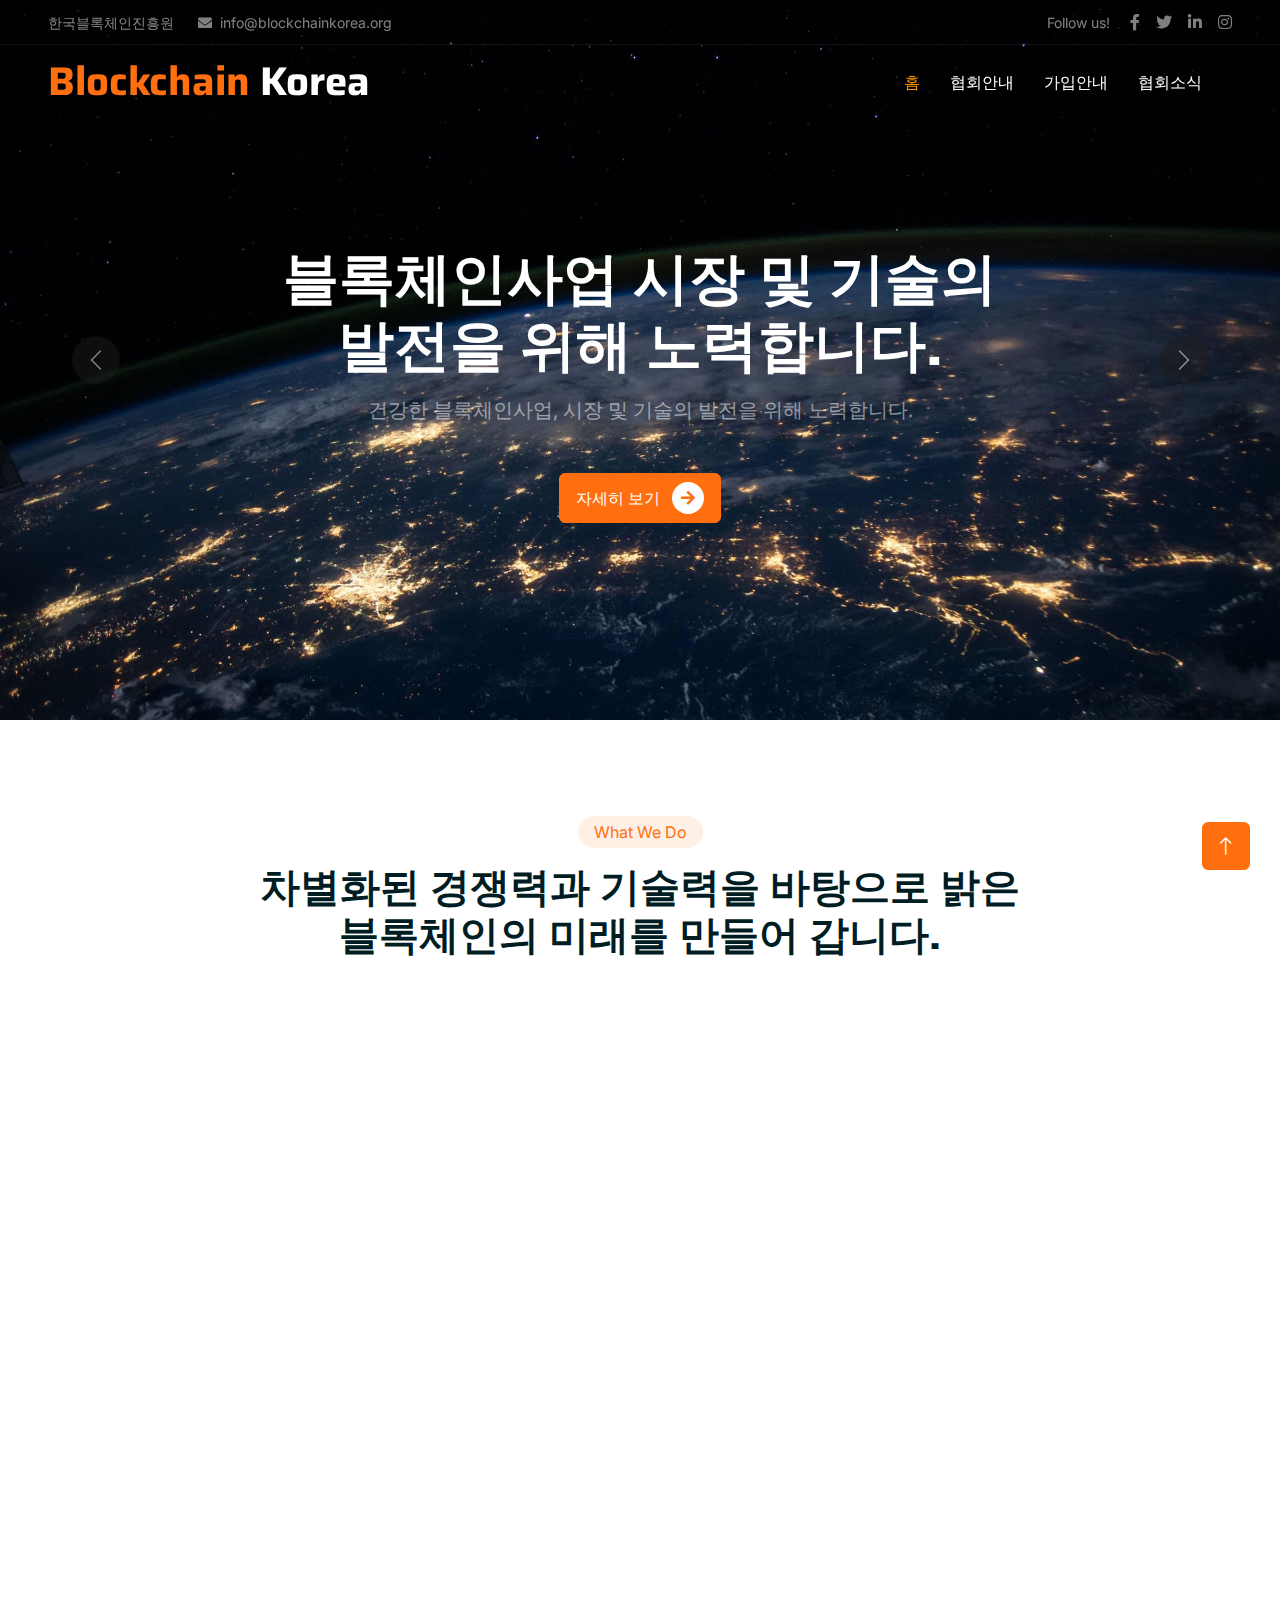
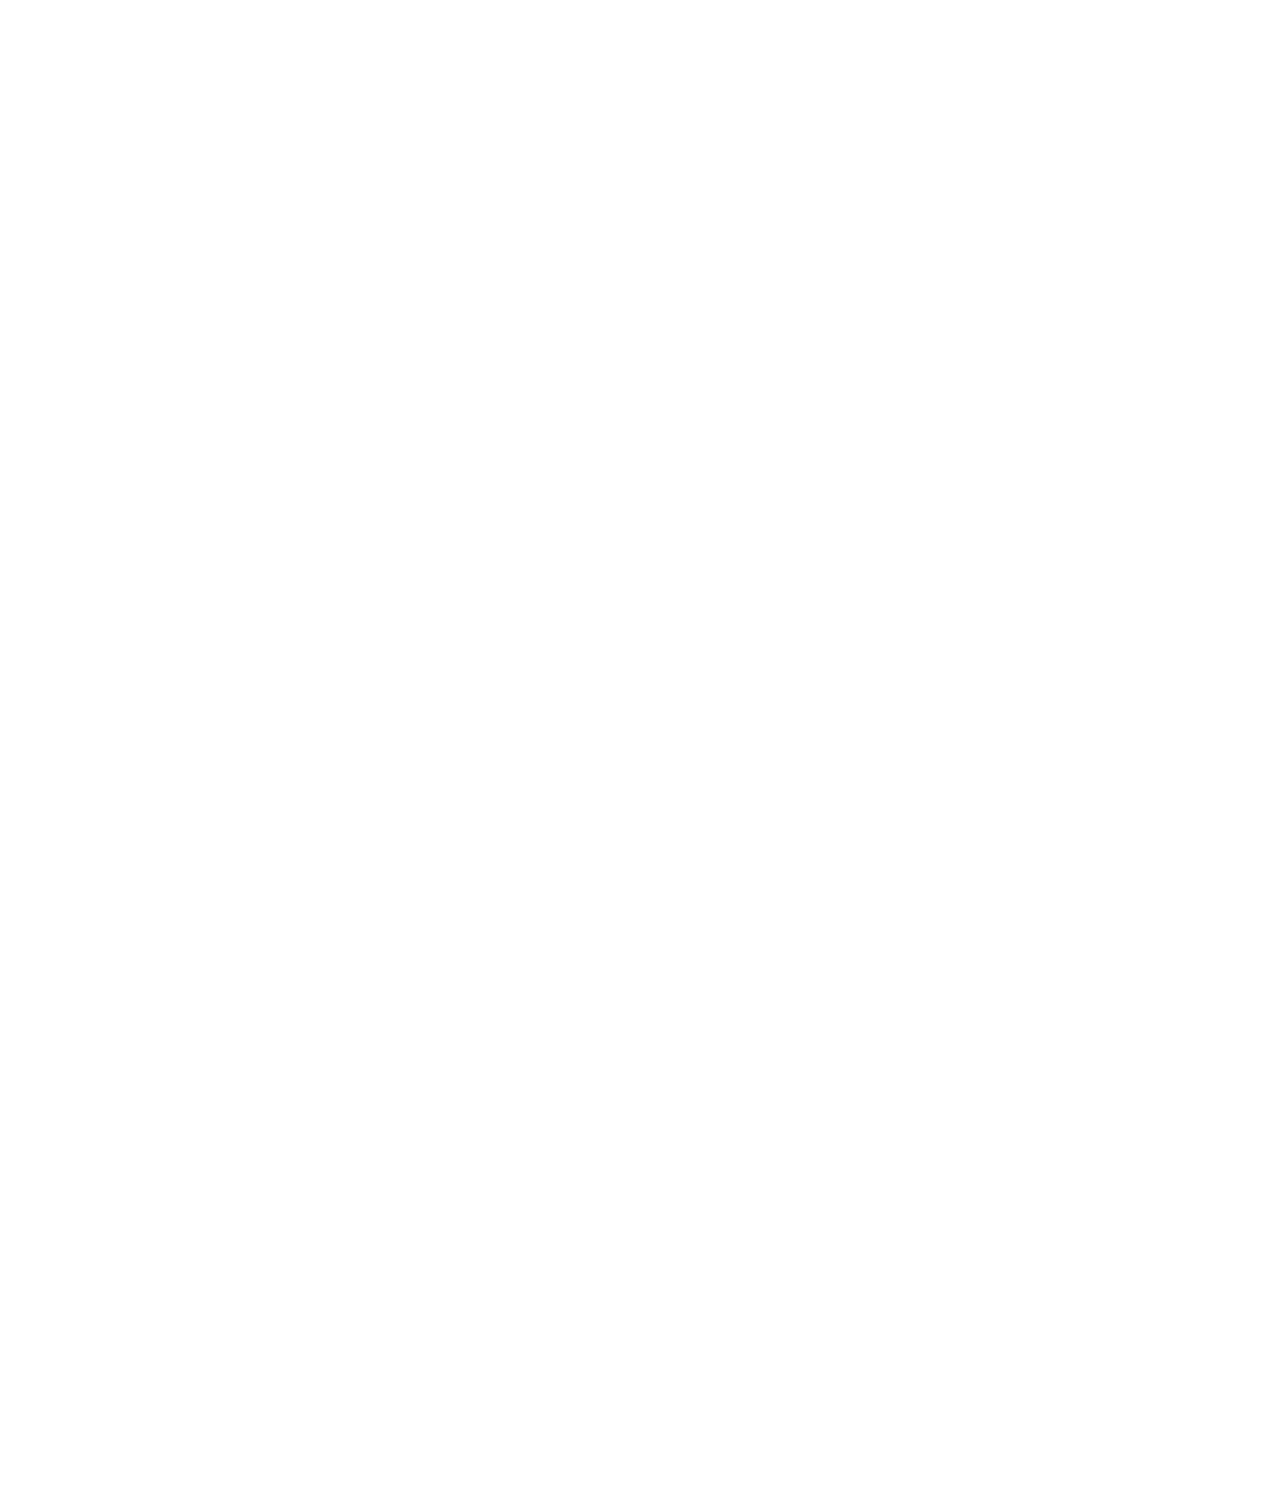
<file: index.html>
<!DOCTYPE html>
<html lang="ko">
  <head>
    <meta charset="UTF-8">
    <title>한국블록체인진흥원</title>
    <meta http-equiv="X-UA-Compatible" content="IE=edge">
    <meta name="viewport" content="width=device-width, initial-scale=1.0">
    <!-- Favicon-->
    <link rel="icon" href="img/favicon.ico">
    <!-- Google Web Fonts-->
    <link rel="preconnect" href="https://fonts.googleapis.com">
    <link rel="preconnect" href="https://fonts.gstatic.com" crossorigin>
    <link rel="stylesheet" href="https://fonts.googleapis.com/css2?family=Inter:wght@400;500;600&amp;family=Saira:wght@500;600;700&amp;display=swap">
    <!-- Icon Font Styleshee-->
    <link rel="stylesheet" href="https://cdnjs.cloudflare.com/ajax/libs/font-awesome/5.10.0/css/all.min.css">
    <link rel="stylesheet" href="https://cdn.jsdelivr.net/npm/bootstrap-icons@1.4.1/font/bootstrap-icons.css">
    <!-- Libraries Stylesheet-->
    <link rel="stylesheet" href="./assets/lib/animate/animate.min.css">
    <link rel="stylesheet" href="./assets/lib/owlcarousel/assets/owl.carousel.min.css">
    <!-- Customized Bootstrap Stylesheet-->
    <link rel="stylesheet" href="./assets/css/bootstrap.min.css">
    <!-- Template Stylesheet -->
    <link rel="stylesheet" href="./assets/css/style.css">
  </head>
  <body> 
    <!-- Spinner Start-->
    <div class="show bg-white position-fixed translate-middle w-100 vh-100 top-50 start-50 d-flex align-items-center justify-content-center" id="spinner">
      <div class="spinner-grow text-primary" role="status"></div>
    </div>
    <!-- Spinner End-->
    <header> 
      <!-- Navbar Start-->
      <div class="container-fluid fixed-top px-0 wow fadeIn" data-wow-delay="0.1s">
        <div class="top-bar text-white-50 row gx-0 align-items-center d-none d-lg-flex">
          <div class="col-lg-6 px-5 text-start"><small>
               한국블록체인진흥원</small><small class="ms-4"><i class="fa fa-envelope me-2"></i>info@blockchainkorea.org</small></div>
          <div class="col-lg-6 px-5 text-end"><small>Follow us! </small><a class="text-white-50 ms-3" href="#"><i class="fab fa-facebook-f"></i></a><a class="text-white-50 ms-3" href="#"><i class="fab fa-twitter"></i></a><a class="text-white-50 ms-3" href="#"><i class="fab fa-linkedin-in"></i></a><a class="text-white-50 ms-3" href="#"><i class="fab fa-instagram"></i></a></div>
        </div>
        <nav class="navbar navbar-expand-lg navbar-dark py-lg-0 px-lg-5 wow fadeIn" data-wow-delay="0.1s"><a class="navbar-brand ms-4 ms-lg-0" href="index.html">
            <h1 class="fw-bold text-white m-0"> <span class="text-primary">Blockchain  </span>Korea</h1></a>
          <buton class="navbar-toggler me-4" type="button" data-bs-toggle="collapse" data-bs-target="#navbarCollapse"><span class="navbar-toggler-icon"></span></buton>
          <div class="collapse navbar-collapse" id="navbarCollapse">
            <div class="navbar-nav ms-auto p-4 p-lg-0"><a class="av-item nav-link active" href="index.html">홈 </a><a class="av-item nav-link" href="about.html">협회안내</a><a class="av-item nav-link" href="guide.html">가입안내   </a><a class="av-item nav-link" href="notice.html">협회소식    </a>
              <!--div.nav-item.dropdown-->
              <!--    a.nav-link.dropdown-toggle(href='#', data-bs-toggle='dropdown') 협회소식-->
              <!--    div.dropdown-menu.m-0-->
              <!--        a.dropdown-item(href='service.html') 공지사항 -->
              <!--        a.dropdown-item(href='donate.html') 보도자료 -->
              <!--div.nav-item.dropdown-->
              <!--    a.nav-link.dropdown-toggle(href='#', data-bs-toggle='dropdown') 코인뉴스-->
              <!--    div.dropdown-menu.m-0-->
              <!--        a.dropdown-item(href='service.html') 코인뉴스-->
              <!--        a.dropdown-item(href='donate.html') 자료실-->
            </div>
            <!--div.d-none.d-lg-flex.ms-2-->
            <!--    a.btn.btn-outline-primary.py-2.px-3(href='') 로그인-->
            <!--        div.d-inline-flex.btn-sm-square.bg-white.text-primary.rounded-circle.ms-2-->
            <!--            i.fa.fa-arrow-right-->
          </div>
        </nav>
      </div>
      <!-- Navbar End-->
    </header>
    <!-- Carousel Startd-->
    <div class="container-fluid p-0 mb-5">
      <div class="carousel slide" id="header-carousel" data-bs-ride="carousel">
        <div class="carousel-inner">
          <div class="carousel-item active"><img class="w-100" src="./assets/img/main-visual-1.jpg" alt="Image">
            <div class="carousel-caption">
              <div class="container">
                <div class="row justify-content-center">
                  <div class="col-lg-8 pt-5">
                    <h1 class="display-4 text-white mb-3 animated slideInDown">블록체인사업 시장 및 기술의 발전을 위해 노력합니다.</h1>
                    <p class="fs-5 text-white-50 mb-5 animated slideInDown">건강한 블록체인사업, 시장 및 기술의 발전을 위해 노력합니다.</p><a class="btn btn-primary py-2 px-3 animated slideInDown" href="about.html">자세히 보기 
                      <div class="d-inline-flex btn-sm-square bg-white text-primary rounded-circle ms-2"><i class="fa fa-arrow-right"></i></div></a>
                  </div>
                </div>
              </div>
            </div>
          </div>
          <div class="carousel-item"><img class="w-100" src="./assets/img/main-visual-2.jpg" alt="Image">
            <div class="carousel-caption">
              <div class="container">
                <div class="row justify-content-center">
                  <div class="col-lg-8 pt-5">
                    <h1 class="display-4 text-white mb-3 animated slideInDown">한국블록체인진흥원의 회원사를 모집합니다.</h1>
                    <p class="fs-5 text-white-50 mb-5 animated slideInDown">4차산업시대를 함께 이끌어 갈 한국블록체인진흥원의 회원사와 함께 하겠습니다.</p><a class="btn btn-primary py-2 px-3 animated slideInDown" href="guide.html">자세히 보기
                      <div class="d-inline-flex btn-sm-square bg-white text-primary rounded-circle ms-2"><i class="fa fa-arrow-right"></i></div></a>
                  </div>
                </div>
              </div>
            </div>
          </div>
          <button class="carousel-control-prev" type="button" data-bs-target="#header-carousel" data-bs-slide="prev"> <span class="carousel-control-prev-icon" aria-hidden="true"></span><span class="visually-hidden">Previous</span></button>
          <button class="carousel-control-next" type="button" data-bs-target="#header-carousel" data-bs-slide="next"> <span class="carousel-control-next-icon" aria-hidden="true"></span><span class="visually-hidden">Next</span></button>
        </div>
      </div>
    </div>
    <!-- Carousel End-->
    <!-- Service Start-->
    <div class="container-xxl py-5">
      <div class="container">
        <div class="text-center mx-auto mb-5 wow fadeInUp" data-wow-delay="0.1s" style="max-width: 800px;">
          <div class="d-inline-block rounded-pill bg-secondary text-primary py-1 px-3 mb-3">What We Do  </div>
          <h1 class="display-6 mb-5">차별화된 경쟁력과 기술력을 바탕으로 밝은 블록체인의 미래를 만들어 갑니다.</h1>
        </div>
        <div class="row g-4 justify-content-center">
          <!-- -->
          <div class="col-lg-4 col-md-6 wow fadeInUp" data-wow-delay="0.1s">
            <div class="service-item bg-white text-center h-100 p-4 p-xl-5"><img class="img-fluid mb-4" src="./assets/img/icon-1.png" alt="">
              <h4 class="mb-3">금융산업</h4>
              <p class="mb-4">블록체인 기반의 금융 서비스는 기존의 금융 비즈니스 구조와 생태계를 재정의할 것으로 예상되며, 금융거래 체결부터 자본 시장 구조에 이르는 광범위한 영역에 변화를 주게 됩니다.</p>
            </div>
          </div>
          <!---->
          <div class="col-lg-4 col-md-6 wow fadeInUp" data-wow-delay="0.3s">
            <div class="service-item bg-white text-center h-100 p-4 p-xl-5"><img class="img-fluid mb-4" src="./assets/img/icon-2.png" alt="">
              <h4 class="mb-3">자산관리 및 중개시장 </h4>
              <p class="mb-4">자동차, 각종 전자제품 그리고 주택 등의 자산들이 블록체인 애플리케이션을 통해 자산을 검증하고 거래를 진행할 수 있으며 거래의 투명성과 안정성을 최대화할 수 있습니다.</p>
            </div>
          </div>
          <!---->
          <div class="col-lg-4 col-md-6 wow fadeInUp" data-wow-delay="0.5s">
            <div class="service-item bg-white text-center h-100 p-4 p-xl-5"><img class="img-fluid mb-4" src="./assets/img/icon-3.png" alt="">
              <h4 class="mb-3">신분 인증 관련 사업 </h4>
              <p class="mb-4">블록체인 신분인증 애플리케이션을 이용해 신분 변조 여부 확인, 권한 인증과 관리 등의 작업을 처리하며 비즈니스의 생상성을 높이면서 비번한 위변조 시도를 줄일 수 있습니다.</p>
            </div>
          </div>
        </div>
      </div>
    </div>
    <!-- Service End-->
    <!-- Notice Start-->
    <div class="container-fluid my-5 py-5" data-parallax="scroll" data-image-src="./assets/img/main-notice-bg.jpg">
      <div class="container py-5">
        <div class="row g-5 align-items-center">
          <div class="col-lg-5 wow fadeIn" data-wow-delay="0.1s">
            <div class="d-inline-block rounded-pill bg-secondary text-primary py-1 px-3 mb-3">Notice</div>
            <h1 class="display-6 text-white mb-5">한국블록체인진흥원의 공지사항을 알려 드립니다. </h1>
            <div class="d-flex justify-content-between mb-1">
              <div class="text-white-50">한국블록체인진흥원의 공지사항을 알려드립니다.</div>
              <div class="text-white-50">2022-11-24</div>
            </div>
            <div class="text-white-50 mb-1">한국블록체인진흥원의 공지사항을 알려드립니다.</div>
            <div class="text-white-50 mb-1">한국블록체인진흥원의 공지사항을 알려드립니다.</div>
          </div>
          <div class="col-lg-7 wow fadeIn" data-wow-delay="0.5s">
            <div class="h-100 bg-white p-5">
              <form>
                <div class="row g-3"> 
                  <div class="col-12"> 
                    <h4 class="mb-3">공지사항을 알려드립니다</h4>
                    <p class="mb-3">
                      공지사항 내용입니다. 공지사항 내용입니다. 공지사항 내용입니다. 공지사항 내용입니다. 공지사항 내용입니다. 공지사항 내용입니다. 공지사항 내용입니다.공지사항 내용입니다. 공지사항 내용입니다. 공지사항 내용입니다. 공지사항 내용입니다.공지사항 내용입니다. 공지사항 내용입니다. 공지사항 내용입니다. 공지사항 내용입니다.공지사항 내용입니다. 공지사항 내용입니다. 공지사항 내용입니다. 공지사항 내용입니다.</p>
                    <button class="btn btn-primary px-5" style="height: 60px;"> Read More
                      <div class="d-inline-flex btn-sm-square bg-white text-primary rounded-circle ms-2"><i class="fa fa-arrow-right"></i></div>
                    </button>
                  </div>
                </div>
              </form>
            </div>
          </div>
        </div>
      </div>
    </div>
    <!-- Notice End -->
    <!-- Member Start-->
    <div class="container-xxl py-5">
      <div class="container">
        <div class="text-center mx-auto mb-5 wow fadeInUp" data-wow-delay="0.1s" style="max-width: 550px;">
          <div class="d-inline-block rounded-pill bg-secondary text-primary py-1 px-3 mb-3">Members</div>
          <h1 class="display-6 mb-5">한국블록체인진흥원 주요 회원사</h1>
        </div>
        <div class="row g-4">
          <!---->
          <div class="col-lg-3 col-md-6 wow fadeInUp" data-wow-delay="0.1s">
            <div class="team-item position-relative rounded overflow-hidden">
              <div class="overflow-hidden"><img class="img-fluid" src="./assets/img/member-logo-1.jpg" alt=""></div>
              <div class="team-text bg-light text-center p-4">
                <h5>그라운드원 </h5>
                <p class="text-primary">임원사 </p>
                <div class="team-social text-center"><a class="btn btn-square" href="https://www.groundx.xyz" target="_blank"> <i class="fas fa-link"></i></a></div>
              </div>
            </div>
          </div>
          <!---->
          <div class="col-lg-3 col-md-6 wow fadeInUp" data-wow-delay="0.3s">
            <div class="team-item position-relative rounded overflow-hidden">
              <div class="overflow-hidden"><img class="img-fluid" src="./assets/img/member-logo-1.jpg" alt=""></div>
              <div class="team-text bg-light text-center p-4">
                <h5>그레이브릿지 </h5>
                <p class="text-primary">정회원 </p>
                <div class="team-social text-center"><a class="btn btn-square" href="https://www.groundx.xyz" target="_blank"> <i class="fas fa-link"></i></a></div>
              </div>
            </div>
          </div>
          <!---->
          <div class="col-lg-3 col-md-6 wow fadeInUp" data-wow-delay="0.5s">
            <div class="team-item position-relative rounded overflow-hidden">
              <div class="overflow-hidden"><img class="img-fluid" src="./assets/img/member-logo-1.jpg" alt=""></div>
              <div class="team-text bg-light text-center p-4">
                <h5>네오플라이 </h5>
                <p class="text-primary">정회원 </p>
                <div class="team-social text-center"><a class="btn btn-square" href="https://www.groundx.xyz" target="_blank"> <i class="fas fa-link"></i></a></div>
              </div>
            </div>
          </div>
          <!---->
          <div class="col-lg-3 col-md-6 wow fadeInUp" data-wow-delay="0.7s">
            <div class="team-item position-relative rounded overflow-hidden">
              <div class="overflow-hidden"><img class="img-fluid" src="./assets/img/member-logo-1.jpg" alt=""></div>
              <div class="team-text bg-light text-center p-4">
                <h5>베리드코리아</h5>
                <p class="text-primary">정회원 </p>
                <div class="team-social text-center"><a class="btn btn-square" href="https://www.groundx.xyz" target="_blank"> <i class="fas fa-link"></i></a></div>
              </div>
            </div>
          </div>
        </div>
      </div>
    </div>
    <!-- Member End -->
    <footer> 
      <!-- Footer Start-->
      <div class="container-fluid bg-dark text-white-50 footer mt-5 pt-5 wow fadeIn" data-wow-delay="0.1s">
        <div class="container py-5">
          <div class="row g-5">
            <!---->
            <div class="col-lg-5 col-md-6">
              <h1 class="fw-bold text-primary mb-4">Blockchain <span class="text-white">Korea </span></h1>
              <p>한국블록체인진흥원은 건강한 블록체인사업,시장 및 기술의 발전을 
                <BR>위해 노력합니다.</BR>
              </p>
              <div class="d-flex pt-2"><a class="btn btn-square me-1" href=""><i class="fab fa-twitter"></i></a><a class="btn btn-square me-1" href=""><i class="fab fa-facebook-f"></i></a><a class="btn btn-square me-1" href=""><i class="fab fa-youtube"></i></a><a class="btn btn-square me-0" href=""><i class="fab fa-linkedin-in"></i></a></div>
            </div>
            <!---->
            <div class="col-lg-3 col-md-6">
              <h5 class="text-light mb-4">Address </h5>
              <p> <i class="fa fa-map-marker-alt me-3"></i>서울시 강남구 테헤란로 13길 8-10</p>
              <p> <i class="fa fa-phone-alt me-3"></i>+012 345 67890</p>
              <p> <i class="fa fa-envelope me-3"></i>info@blockchainkorea.org</p>
            </div>
            <!---->
            <div class="col-lg-2 col-md-6">
              <h5 class="text-light mb-4">Quick Links</h5><a class="btn btn-link" href="index.html">홈  </a><a class="btn btn-link" href="about.html">협회안내 </a><a class="btn btn-link" href="guide.html">가입안내 </a><a class="btn btn-link" href="notice.html">협회소식  </a>
            </div>
            <!---->
            <div class="col-lg-2 col-md-6">
              <h5 class="text-light mb-4">Terms & Condition</h5><a class="btn btn-link" href="privacy.html">개인정보처리방침  </a><a class="btn btn-link" href="terms.html">이용약관  </a>
            </div>
          </div>
        </div>
        <div class="container-fluid copyright">
          <div class="container"> 
            <div class="row"> 
              <div class="col-md-6 text-center text-md-start mb-3 mb-md-0">&copy;<a href="/">blockchainkorea.org </a>, All Right Reserved.</div>
              <!--.col-md-6.text-center.text-md-end 한국블록체인진흥원 -->
            </div>
          </div>
        </div>
      </div>
      <!-- Footer End-->
    </footer>
    <!--/ Back to Top--><a class="btn btn-lg btn-primary btn-lg-square back-to-top" href="#"><i class="bi bi-arrow-up"></i></a>
    <!-- JavaScript Libraries-->
    <script src="https://code.jquery.com/jquery-3.4.1.min.js"></script>
    <script src="https://cdn.jsdelivr.net/npm/bootstrap@5.0.0/dist/js/bootstrap.bundle.min.js"></script>
    <script src="./assets/lib/wow/wow.min.js"></script>
    <script src="./assets/lib/easing/easing.min.js"></script>
    <script src="./assets/lib/waypoints/waypoints.min.js"></script>
    <script src="./assets/lib/owlcarousel/owl.carousel.min.js"></script>
    <script src="./assets/lib/parallax/parallax.min.js"></script>
    <!-- Template javascript-->
    <script src="./assets/js/main.js?221201"> </script>
  </body>
</html>
</file>
<file: assets/css/style.css>
/********** Template CSS **********/
:root {
  --primary: #FF9500;
  --secondary: #FFF0E6;
  --light: #F8F8F9;
  --dark: #1c1c1c;
}

.back-to-top {
  position: fixed;
  display: none;
  right: 30px;
  bottom: 30px;
  z-index: 99;
}

/*** Spinner ***/
#spinner {
  opacity: 0;
  visibility: hidden;
  transition: opacity 0.5s ease-out, visibility 0s linear 0.5s;
  z-index: 99999;
}

#spinner.show {
  transition: opacity 0.5s ease-out, visibility 0s linear 0s;
  visibility: visible;
  opacity: 1;
}

/*** Button ***/
.btn {
  font-weight: 500;
  transition: 0.5s;
}

.btn.btn-primary,
.btn.btn-outline-primary:hover {
  color: #FFFFFF;
}

.btn.btn-primary:hover {
  color: var(--primary);
  background: transparent;
}

.btn-square {
  width: 38px;
  height: 38px;
}

.btn-sm-square {
  width: 32px;
  height: 32px;
}

.btn-lg-square {
  width: 48px;
  height: 48px;
}

.btn-square,
.btn-sm-square,
.btn-lg-square {
  padding: 0;
  display: flex;
  align-items: center;
  justify-content: center;
  font-weight: normal;
}

/*** Navbar ***/
.fixed-top {
  transition: 0.5s;
}

.top-bar {
  height: 45px;
  border-bottom: 1px solid rgba(255, 255, 255, 0.07);
}

.navbar .dropdown-toggle::after {
  border: none;
  content: "\f107";
  font-family: "Font Awesome 5 Free";
  font-weight: 900;
  vertical-align: middle;
  margin-left: 8px;
}

.navbar .navbar-nav .nav-link {
  margin-right: 30px;
  padding: 25px 0;
  color: #FFFFFF;
  font-weight: 500;
  outline: none;
}

.navbar .navbar-nav .nav-link:hover,
.navbar .navbar-nav .nav-link.active {
  color: var(--primary);
}

@media (max-width: 991.98px) {
  .navbar .navbar-nav {
    margin-top: 10px;
    border-top: 1px solid rgba(0, 0, 0, 0.07);
    background: var(--dark);
  }
  .navbar .navbar-nav .nav-link {
    padding: 10px 0;
  }
}
@media (min-width: 992px) {
  .navbar .nav-item .dropdown-menu {
    display: block;
    visibility: hidden;
    top: 100%;
    transform: rotateX(-75deg);
    transform-origin: 0% 0%;
    transition: 0.5s;
    opacity: 0;
  }
  .navbar .nav-item:hover .dropdown-menu {
    transform: rotateX(0deg);
    visibility: visible;
    transition: 0.5s;
    opacity: 1;
  }
}
/*** Header ***/
.carousel-caption {
  top: 0;
  left: 0;
  right: 0;
  bottom: 0;
  display: flex;
  align-items: center;
  justify-content: center;
  text-align: center;
  z-index: 1;
}

.carousel-control-prev,
.carousel-control-next {
  width: 15%;
}

.carousel-control-prev-icon,
.carousel-control-next-icon {
  width: 3rem;
  height: 3rem;
  background-color: var(--dark);
  border: 12px solid var(--dark);
  border-radius: 3rem;
}

@media (max-width: 768px) {
  #header-carousel .carousel-item {
    position: relative;
    min-height: 450px;
  }
  #header-carousel .carousel-item img {
    position: absolute;
    width: 100%;
    height: 100%;
    -o-object-fit: cover;
       object-fit: cover;
  }
}
.page-header {
  padding-top: 12rem;
  padding-bottom: 6rem;
  background-size: cover;
}

.page-header .breadcrumb-item + .breadcrumb-item::before {
  color: #999999;
}

.page-header.header-1 {
  background: linear-gradient(rgba(0, 29, 35, 0), rgba(0, 29, 35, 0)), url(assets/img/header-1.jpg) center center no-repeat;
}

.page-header.header-2 {
  background: linear-gradient(rgba(0, 29, 35, 0), rgba(0, 29, 35, 0)), url(assets/img/header-2.jpg) center center no-repeat;
}

.page-header.header-3 {
  background: linear-gradient(rgba(0, 29, 35, 0), rgba(0, 29, 35, 0)), url(assets/img/header-3.jpg) center center no-repeat;
}

.page-header.header-4 {
  background: linear-gradient(rgba(0, 29, 35, 0), rgba(0, 29, 35, 0)), url(assets/img/header-4.jpg) center center no-repeat;
}

/*** Causes ***/
.causes-item .progress {
  height: 5px;
  border-radius: 0;
  overflow: visible;
}

.causes-item .progress .progress-bar {
  position: relative;
  overflow: visible;
  width: 0px;
  border-radius: 0;
  transition: 5s;
}

.causes-item .progress .progress-bar span {
  position: absolute;
  top: -7px;
  right: 0;
  width: 40px;
  height: 19px;
  display: flex;
  align-items: center;
  justify-content: center;
  font-size: 12px;
  background: var(--primary);
  color: #FFFFFF;
}

.causes-item .causes-overlay {
  position: absolute;
  width: 100%;
  height: 0;
  top: 0;
  left: 0;
  display: flex;
  align-items: center;
  justify-content: center;
  background: rgba(0, 0, 0, 0.5);
  overflow: hidden;
  opacity: 0;
  transition: 0.5s;
}

.causes-item:hover .causes-overlay {
  height: 100%;
  opacity: 1;
}

/*** Service ***/
.service-item {
  box-shadow: 0 0 45px rgba(0, 0, 0, 0.06);
}

/*** Donate ***/
.donate {
  background: rgba(0, 29, 35, 0.8);
}

.btn-group .btn-light:hover,
.btn-group input[type=radio]:checked + label {
  color: var(--primary);
  border-color: var(--primary);
}

/*** Team ***/
.team-item img {
  position: relative;
  top: 0;
  transition: 0.5s;
}

.team-item:hover img {
  top: -30px;
}

.team-item .team-text {
  position: relative;
  height: 100px;
  transition: 0.5s;
}

.team-item:hover .team-text {
  margin-top: -60px;
  height: 160px;
}

.team-item .team-text .team-social {
  opacity: 0;
  transition: 0.5s;
}

.team-item:hover .team-text .team-social {
  opacity: 1;
}

.team-item .team-social .btn {
  display: inline-flex;
  color: var(--primary);
  background: #FFFFFF;
  border-radius: 40px;
}

.team-item .team-social .btn:hover {
  color: #FFFFFF;
  background: var(--primary);
}

/*** Testimonial ***/
.testimonial-carousel::before {
  position: absolute;
  content: "";
  top: 0;
  left: 0;
  height: 100%;
  width: 0;
  background: linear-gradient(to right, rgb(255, 255, 255) 0%, rgba(255, 255, 255, 0) 100%);
  z-index: 1;
}

.testimonial-carousel::after {
  position: absolute;
  content: "";
  top: 0;
  right: 0;
  height: 100%;
  width: 0;
  background: linear-gradient(to left, rgb(255, 255, 255) 0%, rgba(255, 255, 255, 0) 100%);
  z-index: 1;
}

@media (min-width: 768px) {
  .testimonial-carousel::before,
  .testimonial-carousel::after {
    width: 200px;
  }
}
@media (min-width: 992px) {
  .testimonial-carousel::before,
  .testimonial-carousel::after {
    width: 300px;
  }
}
.testimonial-carousel .owl-item .testimonial-text {
  background: var(--light);
  transform: scale(0.8);
  transition: 0.5s;
}

.testimonial-carousel .owl-item.center .testimonial-text {
  background: var(--primary);
  transform: scale(1);
}

.testimonial-carousel .owl-item .testimonial-text *,
.testimonial-carousel .owl-item .testimonial-item img {
  transition: 0.5s;
}

.testimonial-carousel .owl-item.center .testimonial-text * {
  color: var(--light) !important;
}

.testimonial-carousel .owl-item.center .testimonial-item img {
  background: var(--primary) !important;
}

.testimonial-carousel .owl-nav {
  position: absolute;
  width: 350px;
  top: 15px;
  left: 50%;
  transform: translateX(-50%);
  display: flex;
  justify-content: space-between;
  opacity: 0;
  transition: 0.5s;
  z-index: 1;
}

.testimonial-carousel:hover .owl-nav {
  width: 300px;
  opacity: 1;
}

.testimonial-carousel .owl-nav .owl-prev,
.testimonial-carousel .owl-nav .owl-next {
  position: relative;
  color: var(--primary);
  font-size: 45px;
  transition: 0.5s;
}

.testimonial-carousel .owl-nav .owl-prev:hover,
.testimonial-carousel .owl-nav .owl-next:hover {
  color: var(--dark);
}

/*** Footer ***/
.footer .btn.btn-link {
  display: block;
  margin-bottom: 5px;
  padding: 0;
  text-align: left;
  color: rgba(255, 255, 255, 0.5);
  font-weight: normal;
  text-transform: capitalize;
  transition: 0.3s;
}

.footer .btn.btn-link::before {
  position: relative;
  content: "\f105";
  font-family: "Font Awesome 5 Free";
  font-weight: 900;
  color: rgba(255, 255, 255, 0.5);
  margin-right: 10px;
}

.footer .btn.btn-link:hover {
  color: var(--light);
  letter-spacing: 1px;
  box-shadow: none;
}

.footer .btn.btn-square {
  color: rgba(255, 255, 255, 0.5);
  border: 1px solid rgba(255, 255, 255, 0.5);
}

.footer .btn.btn-square:hover {
  color: var(--secondary);
  border-color: var(--light);
}

.footer .copyright {
  padding: 25px 0;
  font-size: 15px;
  border-top: 1px solid rgba(255, 255, 255, 0.1);
}

.footer .copyright a {
  color: var(--secondary);
}

.footer .copyright a:hover {
  color: var(--primary);
}

/*** Form Sign ***/
.bs-wizard {
  margin-top: 40px;
}

.bs-wizard {
  border-bottom: solid 1px #e0e0e0;
  padding: 0 0 10px 0;
}

.bs-wizard > .bs-wizard-step {
  padding: 0;
  position: relative;
}

.bs-wizard > .bs-wizard-step .bs-wizard-stepnum {
  color: #595959;
  font-size: 16px;
  margin-bottom: 5px;
}

.bs-wizard > .bs-wizard-step .bs-wizard-info {
  color: #999;
  font-size: 14px;
}

.bs-wizard > .bs-wizard-step > .bs-wizard-dot {
  position: absolute;
  width: 30px;
  height: 30px;
  display: block;
  background: var(--secondary);
  top: 45px;
  left: 50%;
  margin-top: -15px;
  margin-left: -15px;
  border-radius: 50%;
}

.bs-wizard > .bs-wizard-step > .bs-wizard-dot:after {
  content: " ";
  width: 14px;
  height: 14px;
  background: var(--primary);
  border-radius: 50px;
  position: absolute;
  top: 8px;
  left: 8px;
}

.bs-wizard > .bs-wizard-step > .progress {
  position: relative;
  border-radius: 0px;
  height: 8px;
  box-shadow: none;
  margin: 20px 0;
}

.bs-wizard > .bs-wizard-step > .progress > .progress-bar {
  width: 0px;
  box-shadow: none;
  background: var(--secondary);
}

.bs-wizard > .bs-wizard-step.complete > .progress > .progress-bar {
  width: 100%;
}

.bs-wizard > .bs-wizard-step.active > .progress > .progress-bar {
  width: 50%;
}

.bs-wizard > .bs-wizard-step:first-child.active > .progress > .progress-bar {
  width: 0%;
}

.bs-wizard > .bs-wizard-step:last-child.active > .progress > .progress-bar {
  width: 100%;
}

.bs-wizard > .bs-wizard-step.disabled > .bs-wizard-dot {
  background-color: #f5f5f5;
}

.bs-wizard > .bs-wizard-step.disabled > .bs-wizard-dot:after {
  opacity: 0;
}

.bs-wizard > .bs-wizard-step:first-child > .progress {
  left: 50%;
  width: 50%;
}

.bs-wizard > .bs-wizard-step:last-child > .progress {
  width: 50%;
}

.bs-wizard > .bs-wizard-step.disabled a.bs-wizard-dot {
  pointer-events: none;
}

/*** Bootstrap Overrides ***/
.bg-dark {
  background-color: var(--dark) !important;
}

.form-check-label span {
  color: #787878 !important;
}

.notice a {
  color: #787878;
}
</file>
